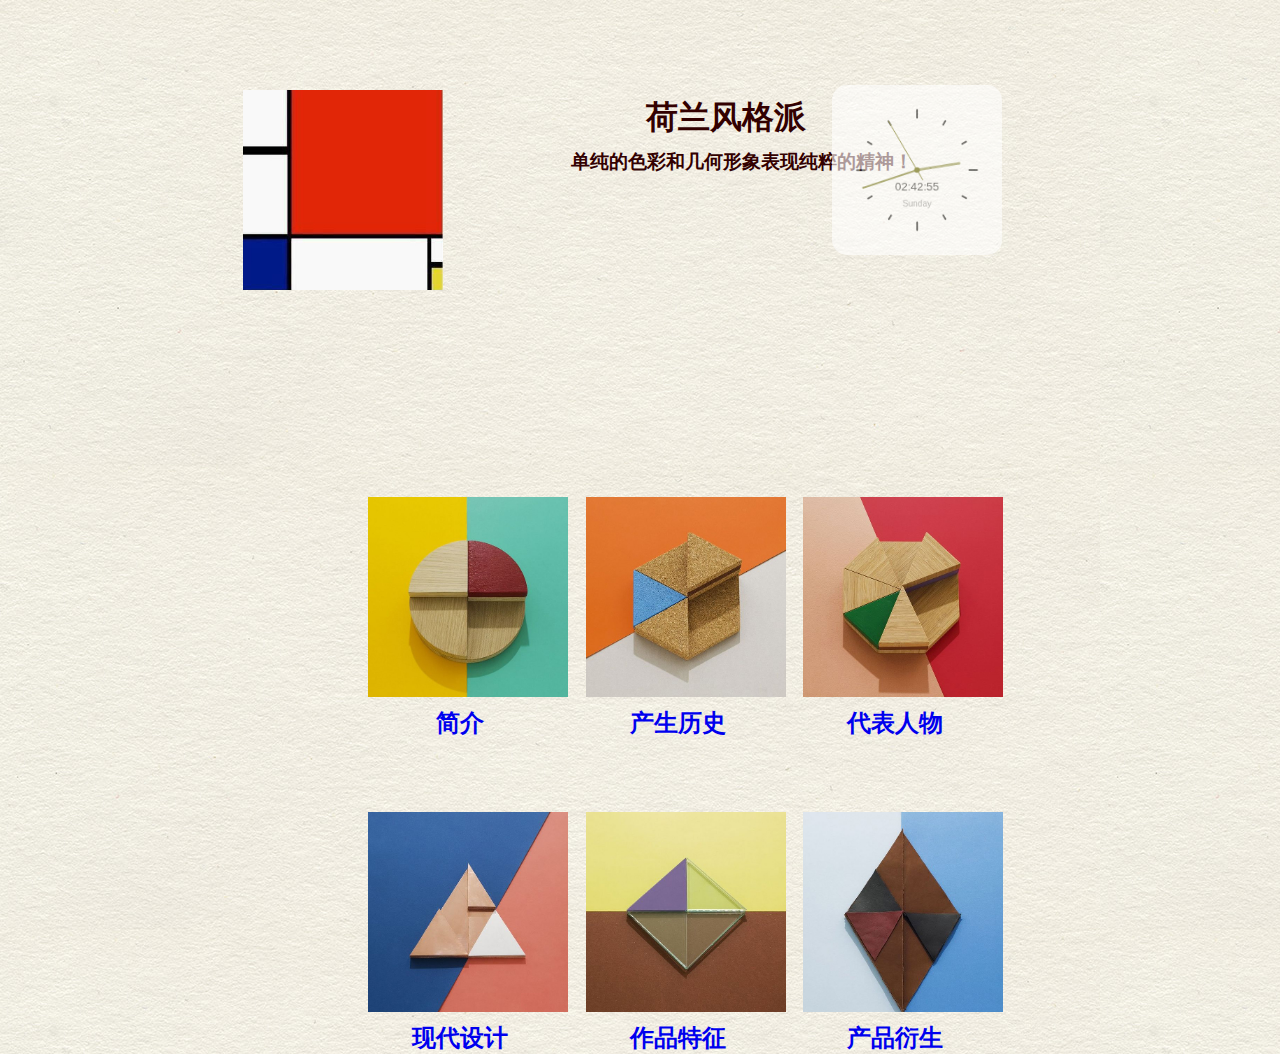
<file: docs/index.html>
<!DOCTYPE html PUBLIC "-//W3C//DTD XHTML 1.0 Transitional//EN" "http://www.w3.org/TR/xhtml1/DTD/xhtml1-transitional.dtd">
<html xmlns="http://www.w3.org/1999/xhtml">
<head>
<meta http-equiv="Content-Type" content="text/html; charset=utf-8" />
<title>风格派介绍</title>
<style type="text/css">
<!--
body {
	background-image: url(pictures/16sucai_P59201C083.JPG);
}
div {
}
#head {
	position: absolute;
	left: 19%;
	top: 10%;
}
#title {
	color: #FFFFFF;
	position: absolute;
	left: 646px;
	top: 75px;
}
#title1 {
	color: #FFFFFF;
	position: absolute;
	left: 571px;
	top: 130px;
}
#introduction {
	position: absolute;
	height: 190px;
	width: 200px;
	left: 25%;
	top: 53%;
}
h2 {
	text-align: center;
}
.icon img {
	float: left;
	height: 200px;
	position: relative;
	left: 48px;
	top: 20px;
	width: 200px;
}
.title2 h2 {
	height: 30px;
	position: relative;
	top: 30px;
	right: 50px;
	left: 40px;
}
  #clock3_ {
  opacity: 0.6;
  position:absolute;
  left:65%;
  top:85px;
  height:170px;
  border-radius:15px;
  }
#Layer1 {
	position:absolute;
	width:200px;
	height:115px;
	left: 19%;
	top: 10%;
}
.STYLE1 {color: #330000}
#Layer2 {
	position:absolute;
	width:200px;
	height:190px;
	left: 25%;
	top: 53%;
}
#Layer3 {
	position:absolute;
	height:100px;
	left: 48px;
	top: 20px;
}
#Layer4 {
	position:absolute;
	width:200px;
	height:115px;
	z-index:1;
}
#Layer5 {
	position:absolute;
	width:200px;
	height:234px;
	left: 42%;
	top: 53%;
}
#Layer6 {
	position:absolute;
	width:200px;
	height:115px;
	z-index:1;
}
#Layer7 {
	position:absolute;
	width:200px;
	height:190px;
	left: 59%;
	top: 53%;
}
#Layer8 {
	position:absolute;
	width:200px;
	height:190px;
	left: 25%;
	top: 88%;
}
#Layer9 {
	position:absolute;
	width:200px;
	height:190px;
	left: 42%;
	top: 88%;
}
#Layer10 {
	position:absolute;
	width:200px;
	height:190px;
	left: 59%;
	top: 88%;
}
-->
#introduction,#Layer5,#Layer7,#Layer8,#Layer9,#Layer10 {
  transition: 1.0s;
  }
  #introduction:hover {
  transform: scale(1.1);
  }
  #Layer5:hover {
   transform: scale(1.1);
  }
  #Layer7:hover {
   transform: scale(1.1);
  }
  #Layer8:hover {
   transform: scale(1.1);
  }
  #Layer9:hover {
   transform: scale(1.1);
  }
  #Layer10:hover {
   transform: scale(1.1);
  }
</style>
</head>

<body>
<div id="Layer1"><img src="pictures/4/u=1642176354,1638376521&amp;fm=27&amp;gp=0.jpg" width="200" height="200" /></div>
<h1 id="title"><span class="STYLE1">荷兰风格派</span></h1>
<h3 id="title1"><span class="STYLE1">单纯的色彩和几何形象表现纯粹的精神！</span></h3>
<a href="introduction.html">
  <div class="icon" id="introduction">
  <div><img src="pictures/70d7d335d457fa12a7ac0c8ac2e7147e99535374b62f-YhhnrB_fw658.jpg" width="571" height="571" /></div>
  <div class="title2">
  <h2>简介</h2>
  </div>
</div></a>
<a href="Layer5.html">
  <div class="icon" id="Layer5"><img src="pictures/103166afbc456194be49d28efd12a91657d8f65d13e92-TEELef_fw658.jpg" width="571" height="571" />
  <div class="title2">
   <h2>产生历史</h2>
 </div>
</div></a>
<a href="Layer7.html">
   <div class="icon" id="Layer7"><img src="pictures/c4b16b79b21b58b65ecc833fe0e158a819d1ec841372c-2CgS3t_fw658.jpg" width="571" height="571" />
   <div class="title2">
   <h2>代表人物</h2>
 </div>
</div></a>
<a href="Layer8.html">
   <div id="Layer8">
   <div class="icon"><img src="pictures/c3fcf654bbc33f5561679b8b11f521df4f8c8653ebf5-9KYApT_fw658.jpg" width="571" height="571" /></div>
   <div class="title2">
   <h2>现代设计</h2>
  </div>
</div></a>
<a href="Layer9.html">
   <div id="Layer9">
   <div class="icon"><img src="pictures/b5417c34026654110f1e082b5a89619d5df1802b10163-YvoNKC_fw658.jpg" width="571" height="571" /></div>
   <div class="title2">
   <h2>作品特征</h2>
  </div>
</div></a>
<a href="Layer10.html">
   <div id="Layer10">
   <div class="icon"><img src="pictures/12ba74c827e988671ad3fb66c4e5842ffd8ff0e7eb90-2hxROu_fw658.jpg" width="571" height="571" /></div>
   <div class="title2">
   <h2>产品衍生</h2>
  </div>
</div></a>
<canvas id="clock3_" width="200px" height="200px"></canvas>
<script src="javascript/clock.js"></script>
<script>
clockd3_={
"indicate": true,
"indicate_color": "#222",
"dial1_color": "#666600",
"dial2_color": "#81812e",
"dial3_color": "#9d9d5c",
"time_add": 1,
"time_24h": true,
"date_add":3,
"date_add_color": "#999",
};
var c = document.getElementById('clock3_');
cns3_ = c.getContext('2d');
clock_norm(200,cns3_,clockd3_);
</script>
</body>
</html>
</file>
